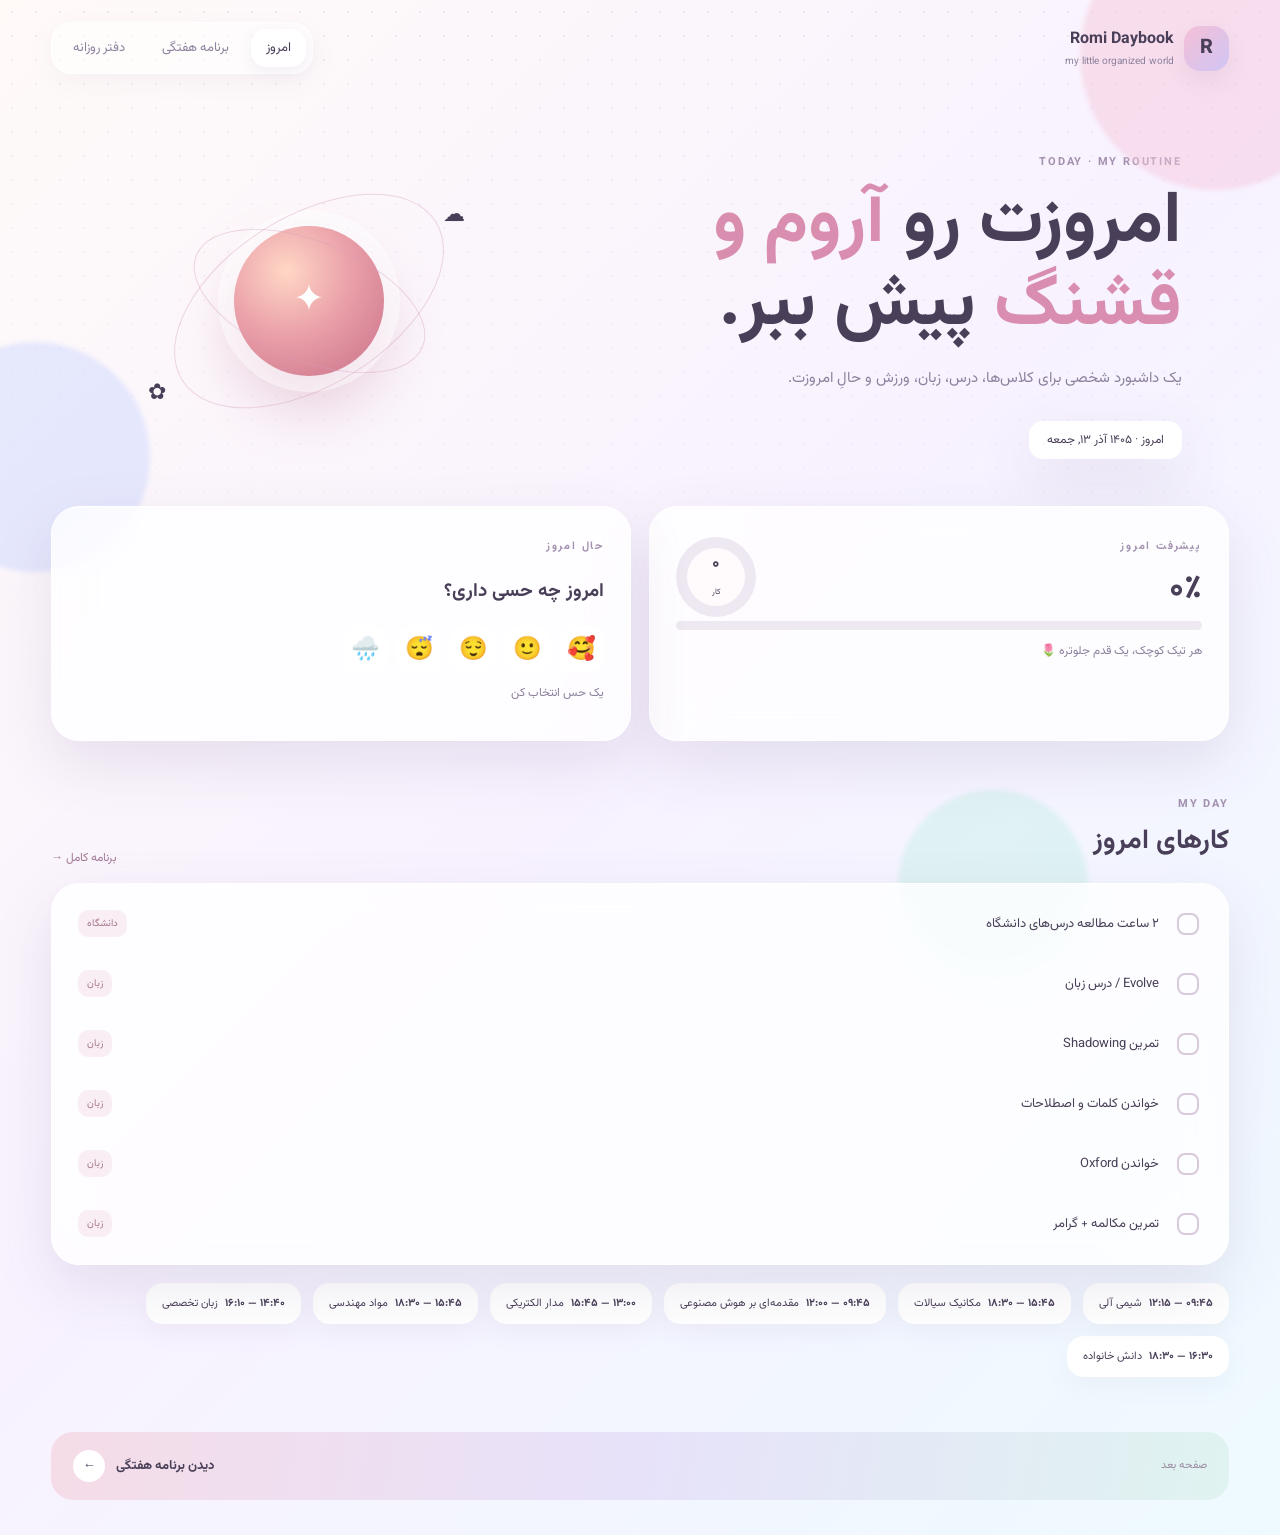
<file: index.html>
<!doctype html><html lang="fa" dir="rtl"><head><meta charset="utf-8"><meta name="viewport" content="width=device-width,initial-scale=1"><title>Romi Daybook</title><link rel="preconnect" href="https://fonts.googleapis.com"><link rel="preconnect" href="https://fonts.gstatic.com" crossorigin><link href="https://fonts.googleapis.com/css2?family=Vazirmatn:wght@400;500;600;700;800&display=swap" rel="stylesheet"><link rel="stylesheet" href="style.css"></head><body><div class="blobs"><i></i><i></i><i></i></div><header><a class="brand" href="index.html"><span>R</span><div><b>Romi Daybook</b><small>my little organized world</small></div></a><nav><a class="active" href="index.html">امروز</a><a href="week.html">برنامه هفتگی</a><a href="journal.html">دفتر روزانه</a></nav></header><main><section class="hero"><div><p class="eyebrow">TODAY · MY ROUTINE</p><h1>امروزت رو <em>آروم و قشنگ</em> پیش ببر.</h1><p class="lead">یک داشبورد شخصی برای کلاس‌ها، درس، زبان، ورزش و حالِ امروزت.</p><div class="date-pill" id="todayDate"></div></div><div class="orbit"><div class="sun">✦</div><div class="ring r1"></div><div class="ring r2"></div><span>☁</span><span>✿</span></div></section><section class="grid"><article class="card progress"><div class="card-head"><div><span class="mini">پیشرفت امروز</span><h2 id="percent">۰٪</h2></div><div class="donut" id="donut"><b id="donutNum">۰</b><small>کار</small></div></div><div class="bar"><i id="bar"></i></div><p id="quote">هر تیک کوچک، یک قدم جلوتره 🌷</p></article><article class="card mood"><span class="mini">حال امروز</span><h3 id="moodTitle">امروز چه حسی داری؟</h3><div class="moods"><button data-mood="خیلی خوب" data-emoji="🥰">🥰</button><button data-mood="خوب" data-emoji="🙂">🙂</button><button data-mood="معمولی" data-emoji="😌">😌</button><button data-mood="خسته" data-emoji="😴">😴</button><button data-mood="بی‌حوصله" data-emoji="🌧️">🌧️</button></div><p id="moodResult">یک حس انتخاب کن</p></article></section><section class="section-title"><div><span class="mini">MY DAY</span><h2>کارهای امروز</h2></div><a class="soft-link" href="week.html">برنامه کامل →</a></section><section class="tasks card" id="tasks"></section><section class="class-strip" id="classStrip"></section><div class="next"><span>صفحه بعد</span><a href="week.html">دیدن برنامه هفتگی <b>←</b></a></div></main><script src="script.js"></script></body></html>
</file>
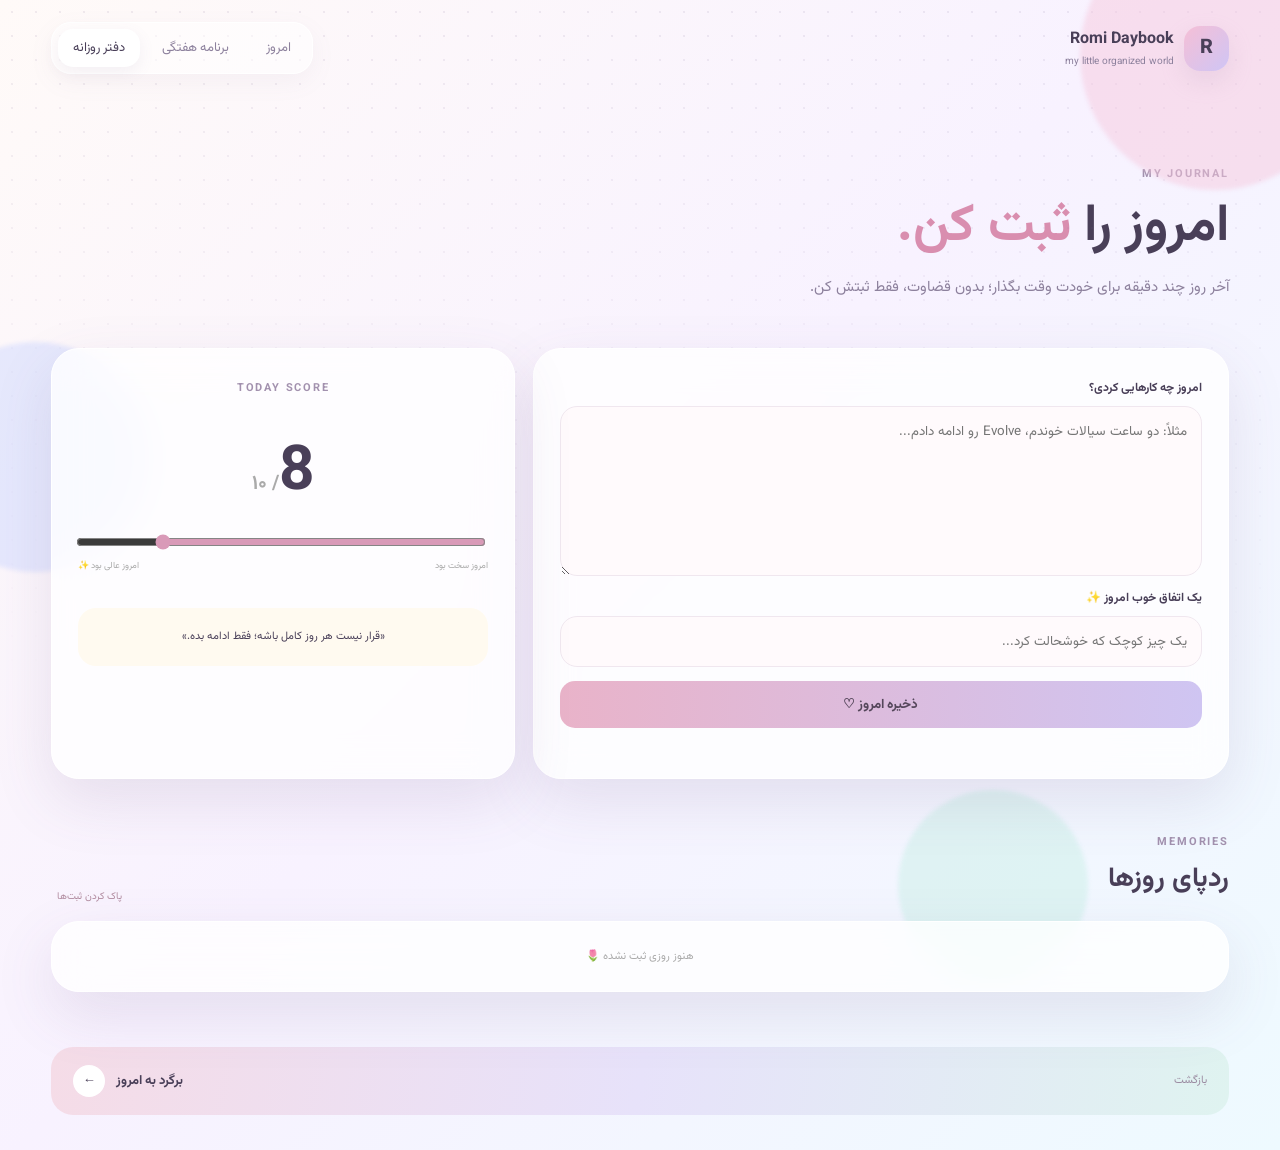
<file: journal.html>
<!doctype html><html lang="fa" dir="rtl"><head><meta charset="utf-8"><meta name="viewport" content="width=device-width,initial-scale=1"><title>دفتر روزانه · Romi Daybook</title><link rel="preconnect" href="https://fonts.googleapis.com"><link rel="preconnect" href="https://fonts.gstatic.com" crossorigin><link href="https://fonts.googleapis.com/css2?family=Vazirmatn:wght@400;500;600;700;800&display=swap" rel="stylesheet"><link rel="stylesheet" href="style.css"></head><body><div class="blobs"><i></i><i></i><i></i></div><header><a class="brand" href="index.html"><span>R</span><div><b>Romi Daybook</b><small>my little organized world</small></div></a><nav><a href="index.html">امروز</a><a href="week.html">برنامه هفتگی</a><a class="active" href="journal.html">دفتر روزانه</a></nav></header><main><section class="page-title"><span class="mini">MY JOURNAL</span><h1>امروز را <em>ثبت کن.</em></h1><p>آخر روز چند دقیقه برای خودت وقت بگذار؛ بدون قضاوت، فقط ثبتش کن.</p></section><section class="journal-grid"><article class="card diary"><label>امروز چه کارهایی کردی؟</label><textarea id="note" placeholder="مثلاً: دو ساعت سیالات خوندم، Evolve رو ادامه دادم... "></textarea><label>یک اتفاق خوب امروز ✨</label><input id="good" placeholder="یک چیز کوچک که خوشحالت کرد..."><button class="save" id="save">ذخیره امروز ♡</button><span class="saved" id="saved"></span></article><article class="card score"><span class="mini">TODAY SCORE</span><h2><strong id="scoreNum">۸</strong><small>/ ۱۰</small></h2><input id="score" type="range" min="0" max="10" value="8"><div class="score-labels"><span>امروز سخت بود</span><span>امروز عالی بود ✨</span></div><div class="quote-box">«قرار نیست هر روز کامل باشه؛ فقط ادامه بده.»</div></article></section><section class="history"><div class="section-title"><div><span class="mini">MEMORIES</span><h2>ردپای روزها</h2></div><button class="clear" id="clear">پاک کردن ثبت‌ها</button></div><div id="historyList"></div></section><div class="next"><span>بازگشت</span><a href="index.html">برگرد به امروز <b>←</b></a></div></main><script src="script.js"></script></body></html>
</file>
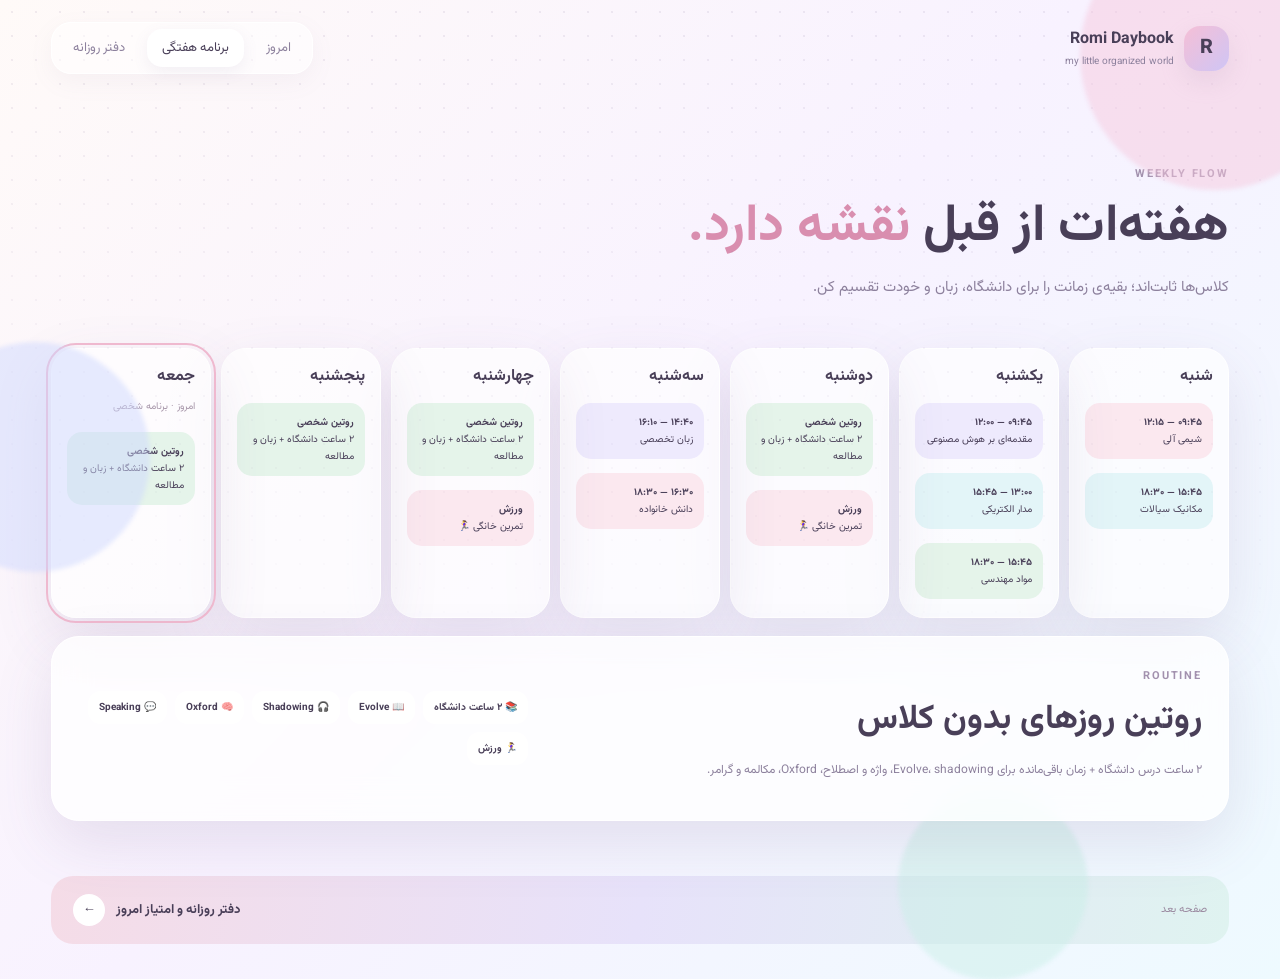
<file: week.html>
<!doctype html><html lang="fa" dir="rtl"><head><meta charset="utf-8"><meta name="viewport" content="width=device-width,initial-scale=1"><title>برنامه هفتگی · Romi Daybook</title><link rel="preconnect" href="https://fonts.googleapis.com"><link rel="preconnect" href="https://fonts.gstatic.com" crossorigin><link href="https://fonts.googleapis.com/css2?family=Vazirmatn:wght@400;500;600;700;800&display=swap" rel="stylesheet"><link rel="stylesheet" href="style.css"></head><body><div class="blobs"><i></i><i></i><i></i></div><header><a class="brand" href="index.html"><span>R</span><div><b>Romi Daybook</b><small>my little organized world</small></div></a><nav><a href="index.html">امروز</a><a class="active" href="week.html">برنامه هفتگی</a><a href="journal.html">دفتر روزانه</a></nav></header><main><section class="page-title"><span class="mini">WEEKLY FLOW</span><h1>هفته‌ات از قبل <em>نقشه دارد.</em></h1><p>کلاس‌ها ثابت‌اند؛ بقیه‌ی زمانت را برای دانشگاه، زبان و خودت تقسیم کن.</p></section><section class="week-grid" id="weekGrid"></section><section class="routine card"><div><span class="mini">ROUTINE</span><h2>روتین روزهای بدون کلاس</h2><p>۲ ساعت درس دانشگاه + زمان باقی‌مانده برای Evolve، shadowing، واژه و اصطلاح، Oxford، مکالمه و گرامر.</p></div><div class="routine-pills"><b>📚 ۲ ساعت دانشگاه</b><b>📖 Evolve</b><b>🎧 Shadowing</b><b>🧠 Oxford</b><b>💬 Speaking</b><b>🏃‍♀️ ورزش</b></div></section><div class="next"><span>صفحه بعد</span><a href="journal.html">دفتر روزانه و امتیاز امروز <b>←</b></a></div></main><script src="script.js"></script></body></html>
</file>
<file: style.css>
:root{--ink:#493f58;--muted:#8d819d;--pink:#f5b9d0;--lav:#cfc4f5;--blue:#bfe8ef;--cream:#fffaf6;--green:#c9e7d5;--white:rgba(255,255,255,.78);--shadow:0 22px 60px rgba(100,79,120,.13)}*{box-sizing:border-box}body{margin:0;font-family:Vazirmatn,sans-serif;color:var(--ink);background:linear-gradient(135deg,#fffaf8 0%,#f8f2ff 48%,#eefaff 100%);min-height:100vh;overflow-x:hidden}body:before{content:"";position:fixed;inset:0;pointer-events:none;background-image:radial-gradient(rgba(125,105,150,.11) 1px,transparent 1px);background-size:24px 24px;mask-image:linear-gradient(to bottom,black,transparent 80%)}.blobs i{position:fixed;border-radius:50%;filter:blur(2px);opacity:.48;pointer-events:none;animation:float 12s ease-in-out infinite}.blobs i:nth-child(1){width:270px;height:270px;background:#f6c7dc;top:-80px;right:-70px}.blobs i:nth-child(2){width:230px;height:230px;background:#cdd7ff;left:-80px;top:38%;animation-delay:-4s}.blobs i:nth-child(3){width:190px;height:190px;background:#c9efe7;right:15%;bottom:-80px;animation-delay:-7s}@keyframes float{50%{transform:translate(20px,30px) scale(1.08)}}header{width:min(1180px,92%);margin:22px auto;display:flex;align-items:center;justify-content:space-between;gap:20px;position:relative;z-index:5}.brand{display:flex;align-items:center;gap:10px;text-decoration:none;color:var(--ink)}.brand>span{display:grid;place-items:center;width:45px;height:45px;border-radius:16px;background:linear-gradient(135deg,#f5bfd6,#cfc5f5);box-shadow:0 10px 25px #b99ab933;font-weight:800;font-size:20px}.brand b{display:block}.brand small{display:block;color:var(--muted);font-size:10px;margin-top:2px;direction:ltr;text-align:right}nav{display:flex;gap:7px;background:rgba(255,255,255,.5);padding:6px;border:1px solid #fff;border-radius:20px;box-shadow:0 8px 25px #8d7b9b12}nav a{padding:9px 15px;border-radius:15px;color:var(--muted);text-decoration:none;font-size:13px}nav a.active,nav a:hover{background:white;color:var(--ink);box-shadow:0 5px 16px #7f6b9917}.hero,main{width:min(1180px,92%);margin:auto}.hero{min-height:410px;display:grid;grid-template-columns:1.2fr .8fr;align-items:center;gap:30px}.eyebrow,.mini{font-size:11px;letter-spacing:1.8px;color:#a291ae;font-weight:700}.hero h1,.page-title h1{font-size:clamp(38px,6vw,72px);line-height:1.15;margin:12px 0;color:#493f58}.hero h1 em,.page-title h1 em{font-style:normal;color:#d98eaf}.lead,.page-title p{color:var(--muted);max-width:600px;line-height:2;font-size:15px}.date-pill{display:inline-block;margin-top:12px;background:#fff;padding:10px 18px;border-radius:14px;box-shadow:var(--shadow);font-size:12px}.orbit{height:310px;position:relative;display:grid;place-items:center}.sun{width:150px;height:150px;border-radius:50%;display:grid;place-items:center;background:radial-gradient(circle at 35% 30%,#ffd7c5,#eaa0a9 45%,#c86f88);color:#fff;font-size:38px;box-shadow:0 0 0 16px #ffffff70,0 30px 60px #bf789955;animation:pulse 4s ease-in-out infinite}.ring{position:absolute;border:1px solid #d49dbb66;border-radius:50%;animation:spin 12s linear infinite}.r1{width:245px;height:120px;transform:rotate(22deg)}.r2{width:300px;height:170px;transform:rotate(-32deg);animation-direction:reverse}.orbit span{position:absolute;font-size:22px;animation:spin 10s linear infinite}.orbit span:nth-of-type(1){top:52px;right:55px}.orbit span:nth-of-type(2){bottom:45px;left:50px}@keyframes spin{to{transform:rotate(360deg)}}@keyframes pulse{50%{transform:scale(1.04);box-shadow:0 0 0 23px #ffffff70,0 35px 70px #bf789955}}.grid{display:grid;grid-template-columns:1fr 1fr;gap:18px}.card{background:var(--white);backdrop-filter:blur(18px);border:1px solid #fff;border-radius:28px;box-shadow:var(--shadow);padding:26px}.card-head{display:flex;align-items:center;justify-content:space-between}.card h2{margin:5px 0;font-size:34px}.donut{width:80px;height:80px;border-radius:50%;display:grid;place-items:center;background:conic-gradient(#d99ab8 0deg,#d99ab8 0deg,#eee8f2 0deg);position:relative}.donut:after{content:"";position:absolute;width:58px;height:58px;border-radius:50%;background:#fffafc}.donut b,.donut small{position:relative;z-index:1}.donut b{font-size:17px}.donut small{font-size:8px;margin-top:-24px}.bar{height:9px;background:#eee8f1;border-radius:99px;overflow:hidden}.bar i{display:block;height:100%;width:0;background:linear-gradient(90deg,#e9a9c4,#b9c4ed,#9edfd1);border-radius:99px;transition:.5s}.progress p,.mood p{color:var(--muted);font-size:12px}.moods{display:flex;gap:8px;margin:20px 0 10px}.moods button{border:0;background:#fff;border-radius:15px;width:46px;height:46px;font-size:23px;cursor:pointer;transition:.25s}.moods button:hover,.moods button.selected{transform:translateY(-5px) rotate(-3deg);box-shadow:0 10px 20px #9b7b9b22}.section-title{display:flex;justify-content:space-between;align-items:end;margin:50px 0 16px}.section-title h2{margin:4px 0;font-size:27px}.soft-link{color:#a47c96;text-decoration:none;font-size:12px}.tasks{padding:10px}.task{display:flex;align-items:center;gap:14px;padding:16px;border-radius:19px;transition:.25s}.task:hover{background:#fff}.task input{appearance:none;width:22px;height:22px;border:2px solid #d8c9dc;border-radius:8px;cursor:pointer}.task input:checked{background:#c6e4d2;border-color:#acd5be;position:relative}.task input:checked:after{content:"✓";position:absolute;inset:0;display:grid;place-items:center;color:#557363;font-weight:800}.task.done .task-text{text-decoration:line-through;color:#aaa}.task-text{flex:1;font-size:13px}.tag{font-size:10px;padding:6px 9px;border-radius:10px;background:#f8eef3;color:#a7778f}.class-strip{margin-top:18px;display:flex;gap:12px;flex-wrap:wrap}.class-chip{padding:11px 15px;background:#fff;border:1px solid #fff;border-radius:16px;box-shadow:0 8px 25px #8d7b9b12;font-size:11px}.class-chip b{margin-left:7px}.next{margin:55px 0 35px;padding:18px 22px;border-radius:22px;background:linear-gradient(100deg,#f5dce7,#e7e2fa,#dff3f0);display:flex;justify-content:space-between;align-items:center}.next span{font-size:11px;color:#9b8ba1}.next a{color:var(--ink);text-decoration:none;font-weight:700;font-size:13px}.next b{display:inline-grid;place-items:center;margin-right:8px;width:32px;height:32px;border-radius:50%;background:#fff}.page-title{padding:65px 0 30px}.page-title h1{font-size:52px}.week-grid{display:grid;grid-template-columns:repeat(7,1fr);gap:10px}.day{min-height:270px;background:rgba(255,255,255,.7);border:1px solid #fff;border-radius:25px;padding:15px;box-shadow:var(--shadow);transition:.25s}.day:hover{transform:translateY(-5px)}.day.today{outline:2px solid #efb9cf;outline-offset:3px}.day h3{margin:0 0 4px;font-size:16px}.day small{color:#a796a9;font-size:10px}.event{margin-top:14px;padding:11px;border-radius:15px;font-size:10px;line-height:1.7}.event.pink{background:#fbe8ef}.event.lav{background:#eeeafd}.event.blue{background:#e3f5f8}.event.green{background:#e5f4ea}.routine{margin-top:18px;display:flex;align-items:center;justify-content:space-between;gap:20px}.routine h2{margin:5px 0}.routine p{color:var(--muted);font-size:12px;line-height:2}.routine-pills{display:flex;flex-wrap:wrap;gap:8px;max-width:450px}.routine-pills b{background:#fff;border-radius:13px;padding:9px 11px;font-size:10px}.journal-grid{display:grid;grid-template-columns:1.2fr .8fr;gap:18px}.diary{display:flex;flex-direction:column;gap:9px}.diary label{font-size:12px;font-weight:700;margin-top:4px}.diary textarea,.diary input{border:0;background:#fffafc;border:1px solid #f0e7ef;border-radius:17px;padding:14px;font-family:inherit;color:var(--ink);outline:0}.diary textarea{min-height:170px;resize:vertical}.save{border:0;border-radius:15px;padding:13px;background:linear-gradient(90deg,#e9b3c9,#cfc5f2);color:#55475b;font-family:inherit;font-weight:700;cursor:pointer;margin-top:5px}.saved{font-size:10px;color:#679477;min-height:15px}.score{text-align:center}.score h2{font-size:62px;margin:25px 0 10px}.score h2 small{font-size:20px;color:#aaa}.score input{width:100%;accent-color:#d99ab8}.score-labels{display:flex;justify-content:space-between;color:#aaa;font-size:9px}.quote-box{margin-top:35px;background:#fffaf0;border-radius:18px;padding:18px;font-size:11px;line-height:2}.history{margin-top:48px}.clear{border:0;background:transparent;color:#b18b9f;font-family:inherit;cursor:pointer;font-size:10px}.history-item{background:#fff9;border:1px solid #fff;border-radius:20px;padding:15px;margin:9px 0;display:grid;grid-template-columns:80px 80px 1fr;gap:15px;align-items:center}.history-item b{font-size:13px}.history-item small{color:#999;font-size:10px}.history-item p{margin:0;font-size:11px;color:#756a7d;line-height:1.8}@media(max-width:850px){header{align-items:flex-start}.hero{grid-template-columns:1fr;min-height:auto;padding:45px 0 20px}.orbit{height:240px}.grid,.journal-grid{grid-template-columns:1fr}.week-grid{grid-template-columns:repeat(2,1fr)}.routine{display:block}.routine-pills{margin-top:15px}.page-title h1{font-size:38px}}@media(max-width:560px){nav{width:100%;justify-content:center}header{flex-direction:column}.brand{width:100%}nav a{padding:8px 10px;font-size:11px}.week-grid{grid-template-columns:1fr}.hero h1{font-size:42px}.history-item{grid-template-columns:1fr}.next{gap:12px}.next a{font-size:11px}}
</file>
